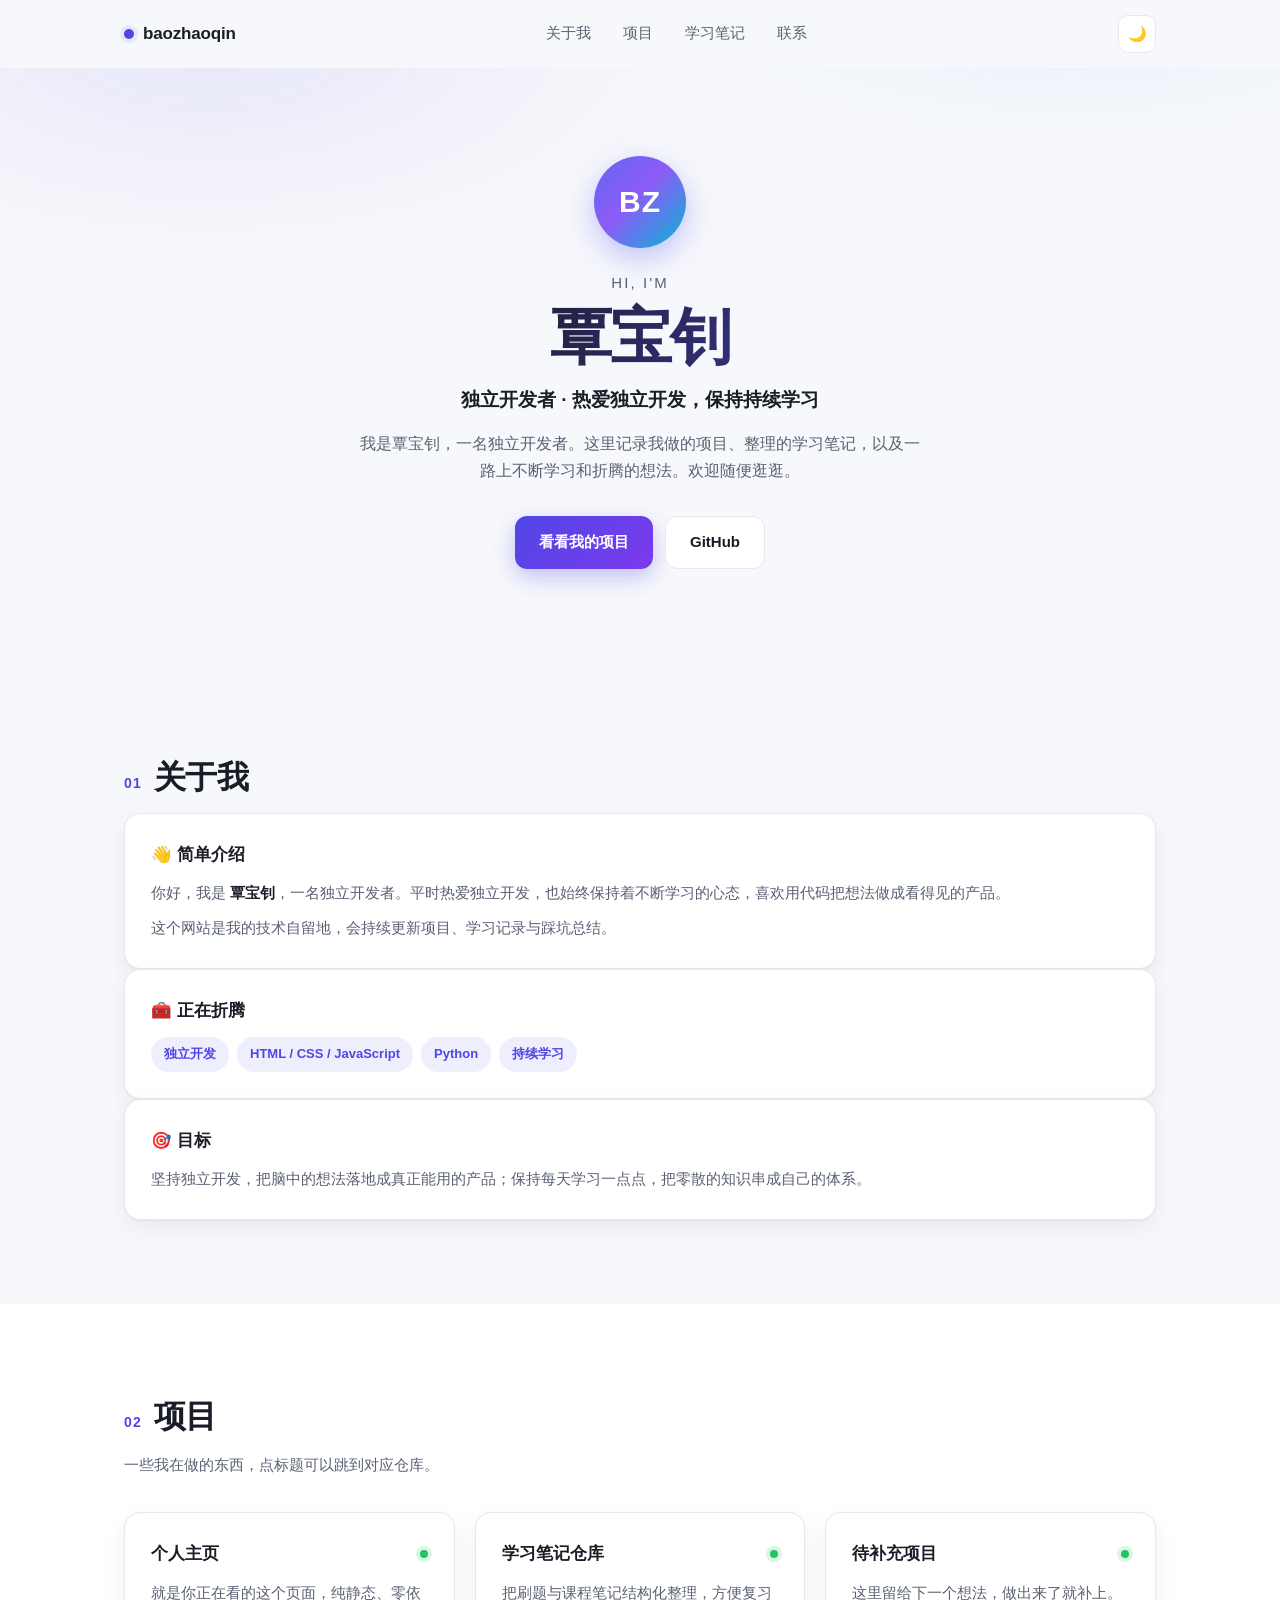
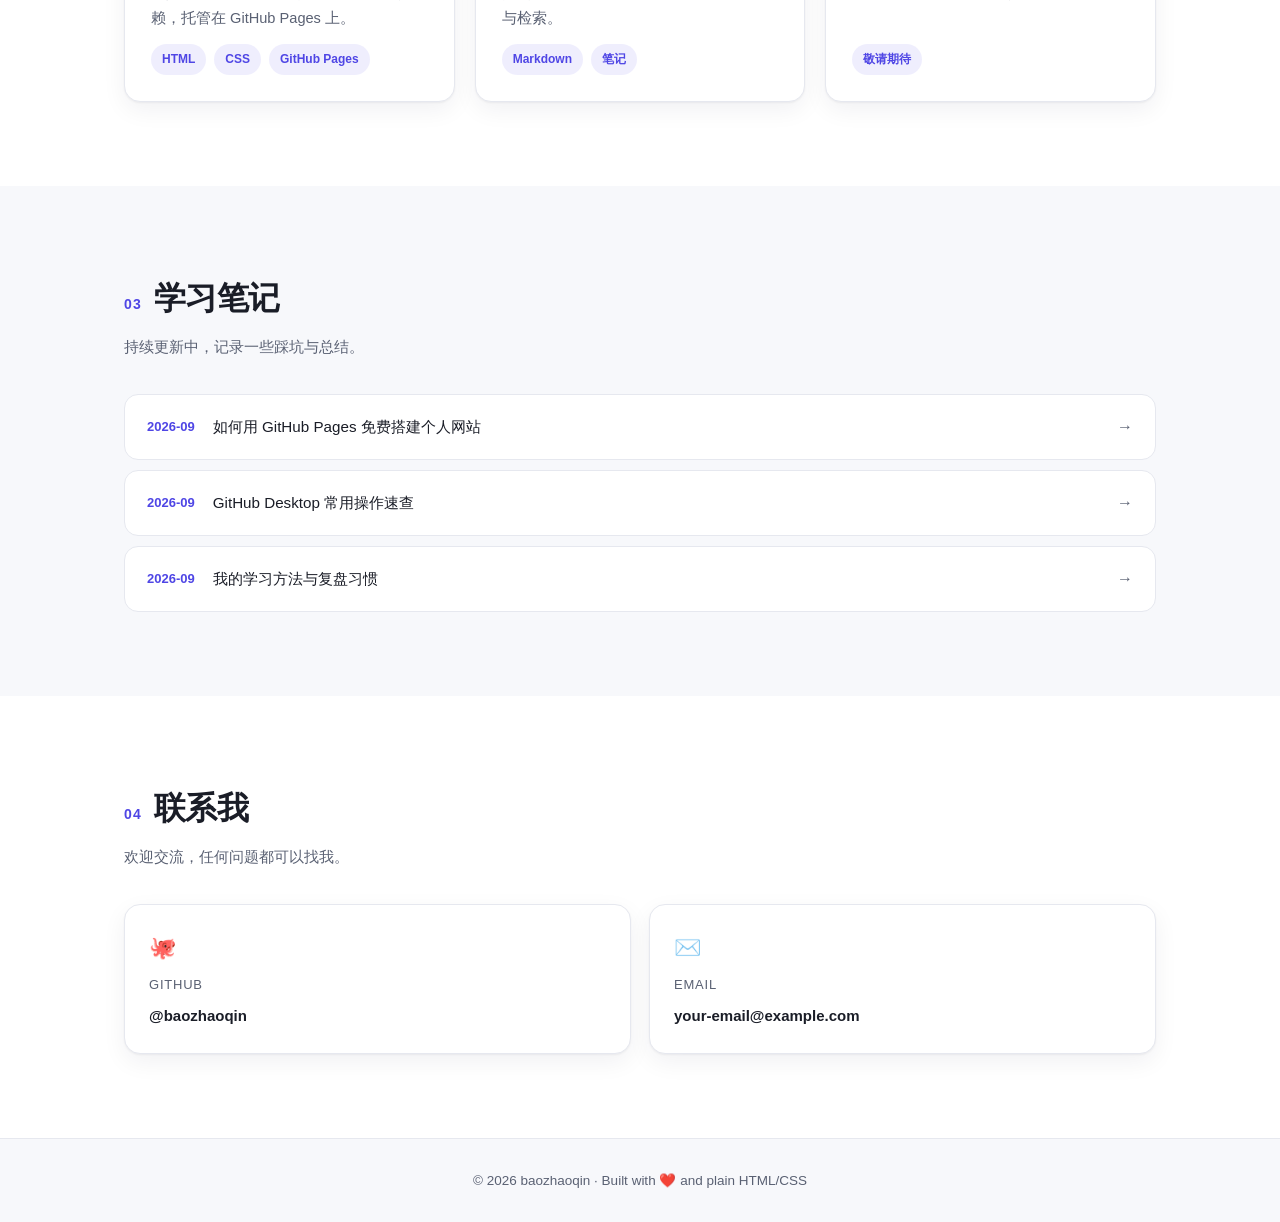
<file: index.html>
<!DOCTYPE html>
<html lang="zh-CN">
<head>
  <meta charset="UTF-8" />
  <meta name="viewport" content="width=device-width, initial-scale=1.0" />
  <title>baozhaoqin · Personal Homepage</title>
  <meta name="description" content="覃宝钊 的个人主页 —— 独立开发者，记录项目、学习笔记与联系方式。" />
  <meta name="author" content="覃宝钊" />

  <!-- 样式按层引入：变量 → 基础 → 布局 → 组件 -->
  <link rel="stylesheet" href="assets/css/tokens.css" />
  <link rel="stylesheet" href="assets/css/base.css" />
  <link rel="stylesheet" href="assets/css/layout.css" />
  <link rel="stylesheet" href="assets/css/components.css" />

  <link rel="icon" href="data:image/svg+xml;charset=utf-8,%3Csvg xmlns='http://www.w3.org/2000/svg' viewBox='0 0 100 100'%3E%3Ctext y='.9em' font-size='90'%3E%F0%9F%8C%B1%3C/text%3E%3C/svg%3E" />
</head>
<body>
<header class="nav" id="nav">
  <div class="nav-inner">
    <a class="brand" href="#top">
      <span class="brand-dot"></span>baozhaoqin
    </a>

    <nav class="nav-links" id="navLinks">

      <a href="#about">关于我</a>

      <a href="#projects">项目</a>

      <a href="#notes">学习笔记</a>

      <a href="#contact">联系</a>

    </nav>

    <div class="nav-actions">
      <button class="theme-btn" id="themeBtn" type="button" aria-label="切换主题">
        <span id="themeIcon">🌙</span>
      </button>
      <button class="menu-btn" id="menuBtn" type="button" aria-label="菜单">
        <span></span><span></span><span></span>
      </button>
    </div>
  </div>
</header>

<main id="top">
<section class="hero">
  <div class="hero-bg" aria-hidden="true"></div>
  <div class="wrap hero-inner">
    <div class="avatar">BZ</div>
    <p class="hero-hello">Hi, I'm</p>
    <h1 class="hero-name">覃宝钊</h1>
    <p class="hero-tagline">独立开发者 · 热爱独立开发，保持持续学习</p>
    <p class="hero-desc">我是覃宝钊，一名独立开发者。这里记录我做的项目、整理的学习笔记，以及一路上不断学习和折腾的想法。欢迎随便逛逛。</p>
    <div class="hero-btns">

      <a class="btn btn-primary" href="#projects">看看我的项目</a>

      <a class="btn btn-ghost" href="https://github.com/baozhaoqin" target="_blank" rel="noopener">GitHub</a>

    </div>
  </div>
</section>
<section class="section" id="about">
  <div class="wrap">
    <h2 class="section-title"><span class="num">01</span>关于我</h2>
    <div class="about-grid">

      <div class="card">
        <h3>👋 简单介绍</h3>

        <p>你好，我是 <strong>覃宝钊</strong>，一名独立开发者。平时热爱独立开发，也始终保持着不断学习的心态，喜欢用代码把想法做成看得见的产品。</p>

        <p>这个网站是我的技术自留地，会持续更新项目、学习记录与踩坑总结。</p>

      </div>

      <div class="card">
        <h3>🧰 正在折腾</h3>

        <ul class="tag-list">

          <li>独立开发</li>

          <li>HTML / CSS / JavaScript</li>

          <li>Python</li>

          <li>持续学习</li>

        </ul>

      </div>

      <div class="card">
        <h3>🎯 目标</h3>

        <p>坚持独立开发，把脑中的想法落地成真正能用的产品；保持每天学习一点点，把零散的知识串成自己的体系。</p>

      </div>

    </div>
  </div>
</section>
<section class="section section-alt" id="projects">
  <div class="wrap">
    <h2 class="section-title"><span class="num">02</span>项目</h2>
    <p class="section-sub">一些我在做的东西，点标题可以跳到对应仓库。</p>

    <div class="project-grid">

      <article class="project-card">
        <div class="project-head">
          <h3><a href="https://github.com/baozhaoqin" target="_blank" rel="noopener">个人主页</a></h3>
          <span class="dot"></span>
        </div>
        <p>就是你正在看的这个页面，纯静态、零依赖，托管在 GitHub Pages 上。</p>
        <ul class="tag-list small">

          <li>HTML</li>

          <li>CSS</li>

          <li>GitHub Pages</li>

        </ul>
      </article>

      <article class="project-card">
        <div class="project-head">
          <h3><a href="https://github.com/baozhaoqin" target="_blank" rel="noopener">学习笔记仓库</a></h3>
          <span class="dot"></span>
        </div>
        <p>把刷题与课程笔记结构化整理，方便复习与检索。</p>
        <ul class="tag-list small">

          <li>Markdown</li>

          <li>笔记</li>

        </ul>
      </article>

      <article class="project-card">
        <div class="project-head">
          <h3><a href="https://github.com/baozhaoqin" target="_blank" rel="noopener">待补充项目</a></h3>
          <span class="dot"></span>
        </div>
        <p>这里留给下一个想法，做出来了就补上。</p>
        <ul class="tag-list small">

          <li>敬请期待</li>

        </ul>
      </article>

    </div>
  </div>
</section>
<section class="section" id="notes">
  <div class="wrap">
    <h2 class="section-title"><span class="num">03</span>学习笔记</h2>
    <p class="section-sub">持续更新中，记录一些踩坑与总结。</p>

    <ul class="note-list">

      <li>
        <a href="#">
          <span class="note-date">2026-09</span>
          <span class="note-title">如何用 GitHub Pages 免费搭建个人网站</span>
          <span class="note-arrow">→</span>
        </a>
      </li>

      <li>
        <a href="#">
          <span class="note-date">2026-09</span>
          <span class="note-title">GitHub Desktop 常用操作速查</span>
          <span class="note-arrow">→</span>
        </a>
      </li>

      <li>
        <a href="#">
          <span class="note-date">2026-09</span>
          <span class="note-title">我的学习方法与复盘习惯</span>
          <span class="note-arrow">→</span>
        </a>
      </li>

    </ul>
  </div>
</section>
<section class="section section-alt" id="contact">
  <div class="wrap">
    <h2 class="section-title"><span class="num">04</span>联系我</h2>
    <p class="section-sub">欢迎交流，任何问题都可以找我。</p>

    <div class="contact-grid">

      <a class="contact-card" href="https://github.com/baozhaoqin" target="_blank" rel="noopener">
        <span class="contact-icon">🐙</span>
        <span class="contact-label">GitHub</span>
        <span class="contact-value">@baozhaoqin</span>
      </a>

      <a class="contact-card" href="mailto:your-email@example.com">
        <span class="contact-icon">✉️</span>
        <span class="contact-label">Email</span>
        <span class="contact-value">your-email@example.com</span>
      </a>

    </div>
  </div>
</section>
</main>

<footer class="footer">
  <p>© <span id="year"></span> baozhaoqin · Built with ❤️ and plain HTML/CSS</p>
</footer>
<script type="module" src="assets/js/main.js"></script>
</body>
</html>
</file>
<file: assets/css/tokens.css>
/* ===========================================================
   tokens.css — 设计变量（颜色 / 阴影 / 圆角 / 尺寸）
   只放「变量」，不放任何选择器样式，方便单独换肤。
   =========================================================== */

:root {
  /* 颜色 */
  --bg: #f7f8fb;
  --bg-alt: #ffffff;
  --text: #1a1d27;
  --text-soft: #5a6173;
  --border: #e6e8ef;
  --card: #ffffff;
  --accent: #4f46e5;
  --accent-soft: rgba(79, 70, 229, 0.09);

  /* 阴影 */
  --shadow: 0 1px 2px rgba(20, 25, 45, 0.05), 0 8px 24px rgba(20, 25, 45, 0.06);
  --shadow-lg: 0 12px 40px rgba(20, 25, 45, 0.12);

  /* 尺寸 */
  --radius: 16px;
  --max: 1080px;
  --nav-h: 68px;
}

/* ---------- 暗色主题（由 assets/js/modules/theme.js 切换） ---------- */
[data-theme="dark"] {
  --bg: #0e1016;
  --bg-alt: #14171f;
  --text: #e9ecf5;
  --text-soft: #9aa3b8;
  --border: #242938;
  --card: #171b25;
  --accent: #8b8cff;
  --accent-soft: rgba(139, 140, 255, 0.14);
  --shadow: 0 1px 2px rgba(0, 0, 0, 0.4), 0 8px 24px rgba(0, 0, 0, 0.35);
  --shadow-lg: 0 12px 40px rgba(0, 0, 0, 0.5);
}
</file>
<file: assets/css/base.css>
/* ===========================================================
   base.css — 重置 / 基础排版 / 通用工具类 / 全局动效偏好
   =========================================================== */

/* ---------- 重置 ---------- */
* { box-sizing: border-box; margin: 0; padding: 0; }

html { scroll-behavior: smooth; }

/* ---------- 基础排版 ---------- */
body {
  font-family: -apple-system, BlinkMacSystemFont, "Segoe UI", "PingFang SC",
               "Hiragino Sans GB", "Microsoft YaHei", "Helvetica Neue", Arial, sans-serif;
  background: var(--bg);
  color: var(--text);
  line-height: 1.75;
  -webkit-font-smoothing: antialiased;
  transition: background .3s ease, color .3s ease;
}

a { color: inherit; text-decoration: none; }
img { max-width: 100%; display: block; }
ul { list-style: none; }

/* ---------- 工具类 ---------- */
.wrap {
  width: 100%;
  max-width: var(--max);
  margin: 0 auto;
  padding: 0 24px;
}

/* ---------- 尊重系统「减少动态效果」设置 ---------- */
@media (prefers-reduced-motion: reduce) {
  html { scroll-behavior: auto; }
  .reveal { opacity: 1; transform: none; transition: none; }
  * { animation: none !important; }
}
</file>
<file: assets/css/layout.css>
/* ===========================================================
   layout.css — 页面骨架：导航 / 首屏 / 区块 / 页脚 / 响应式断点
   =========================================================== */

/* ---------- 导航 ---------- */
.nav {
  position: sticky;
  top: 0;
  z-index: 100;
  height: var(--nav-h);
  display: flex;
  align-items: center;
  background: color-mix(in srgb, var(--bg) 82%, transparent);
  backdrop-filter: saturate(180%) blur(14px);
  -webkit-backdrop-filter: saturate(180%) blur(14px);
  border-bottom: 1px solid transparent;
  transition: border-color .25s ease, box-shadow .25s ease;
}
.nav.scrolled {
  border-bottom-color: var(--border);
  box-shadow: 0 2px 16px rgba(20, 25, 45, .06);
}

.nav-inner {
  width: 100%;
  max-width: var(--max);
  margin: 0 auto;
  padding: 0 24px;
  display: flex;
  align-items: center;
  justify-content: space-between;
  gap: 20px;
}

.nav-links { display: flex; gap: 4px; }
.nav-links a {
  padding: 8px 14px;
  border-radius: 10px;
  font-size: 14.5px;
  color: var(--text-soft);
  transition: color .2s ease, background .2s ease;
}
.nav-links a:hover { color: var(--text); background: var(--accent-soft); }

.nav-actions { display: flex; align-items: center; gap: 8px; }

/* ---------- 首屏 ---------- */
.hero {
  position: relative;
  padding: 88px 0 96px;
  overflow: hidden;
}
.hero-bg {
  position: absolute;
  inset: -40% -10% auto -10%;
  height: 620px;
  background:
    radial-gradient(46% 52% at 22% 34%, var(--accent-soft) 0%, transparent 68%),
    radial-gradient(40% 46% at 78% 18%, rgba(56, 189, 248, .14) 0%, transparent 70%);
  filter: blur(6px);
  pointer-events: none;
}
.hero-inner { position: relative; text-align: center; }

.hero-hello {
  color: var(--text-soft);
  font-size: 15px;
  letter-spacing: .14em;
  text-transform: uppercase;
}
.hero-name {
  font-size: clamp(38px, 7vw, 62px);
  line-height: 1.14;
  letter-spacing: -0.03em;
  margin: 6px 0 10px;
  background: linear-gradient(120deg, var(--text) 30%, var(--accent));
  -webkit-background-clip: text;
  background-clip: text;
  -webkit-text-fill-color: transparent;
}
.hero-tagline {
  font-size: clamp(16px, 2.2vw, 19px);
  font-weight: 600;
  margin-bottom: 14px;
}
.hero-desc {
  max-width: 560px;
  margin: 0 auto;
  color: var(--text-soft);
  font-size: 15.5px;
}
.hero-btns {
  margin-top: 32px;
  display: flex;
  gap: 12px;
  justify-content: center;
  flex-wrap: wrap;
}

/* ---------- 区块通用 ---------- */
.section { padding: 84px 0; }
.section-alt { background: var(--bg-alt); }

.section-title {
  display: flex;
  align-items: baseline;
  gap: 12px;
  font-size: clamp(24px, 3.6vw, 32px);
  letter-spacing: -0.02em;
  margin-bottom: 8px;
}
.section-title .num {
  font-size: 14px;
  font-weight: 700;
  color: var(--accent);
  font-variant-numeric: tabular-nums;
  letter-spacing: .08em;
}
.section-sub {
  color: var(--text-soft);
  font-size: 15px;
  margin-bottom: 34px;
}

/* ---------- 页脚 ---------- */
.footer {
  border-top: 1px solid var(--border);
  padding: 30px 24px;
  text-align: center;
  color: var(--text-soft);
  font-size: 13.5px;
}

/* ---------- 响应式（骨架部分） ---------- */
@media (max-width: 760px) {
  :root { --nav-h: 60px; }

  .menu-btn { display: flex; }

  .nav-links {
    position: absolute;
    top: var(--nav-h);
    left: 0; right: 0;
    flex-direction: column;
    gap: 2px;
    padding: 12px 16px 18px;
    background: var(--bg-alt);
    border-bottom: 1px solid var(--border);
    box-shadow: var(--shadow);
    display: none;
  }
  .nav-links.open { display: flex; }
  .nav-links a { padding: 12px 14px; font-size: 15px; }

  .hero { padding: 56px 0 68px; }
  .section { padding: 62px 0; }
  .wrap { padding: 0 18px; }
  .nav-inner { padding: 0 18px; }
}
</file>
<file: assets/css/components.css>
/* ===========================================================
   components.css — 可复用组件：按钮 / 卡片 / 标签 / 项目卡 /
   笔记列表 / 联系卡 / 头像 / 滚动淡入
   =========================================================== */

/* ---------- 按钮 ---------- */
.btn {
  display: inline-flex;
  align-items: center;
  gap: 8px;
  padding: 12px 24px;
  border-radius: 12px;
  font-size: 15px;
  font-weight: 600;
  transition: transform .18s ease, box-shadow .25s ease, background .2s ease;
}
.btn-primary {
  color: #fff;
  background: linear-gradient(135deg, #4f46e5, #7c3aed);
  box-shadow: 0 8px 22px rgba(79, 70, 229, .32);
}
.btn-primary:hover { transform: translateY(-2px); box-shadow: 0 12px 30px rgba(79, 70, 229, .42); }
.btn-ghost {
  border: 1px solid var(--border);
  background: var(--card);
  color: var(--text);
}
.btn-ghost:hover { transform: translateY(-2px); border-color: var(--accent); }

/* 主题 / 菜单按钮 */
.theme-btn,
.menu-btn {
  width: 38px; height: 38px;
  border: 1px solid var(--border);
  background: var(--card);
  color: var(--text);
  border-radius: 10px;
  cursor: pointer;
  font-size: 15px;
  display: grid;
  place-items: center;
  transition: transform .18s ease, border-color .2s ease;
}
.theme-btn:hover, .menu-btn:hover { transform: translateY(-1px); border-color: var(--accent); }

.menu-btn { display: none; flex-direction: column; gap: 4px; }
.menu-btn span {
  width: 16px; height: 2px;
  background: var(--text);
  border-radius: 2px;
  transition: .2s ease;
}

/* ---------- 品牌标识 ---------- */
.brand {
  display: flex;
  align-items: center;
  gap: 9px;
  font-weight: 700;
  font-size: 17px;
  letter-spacing: -0.01em;
}
.brand-dot {
  width: 10px; height: 10px;
  border-radius: 50%;
  background: var(--accent);
  box-shadow: 0 0 0 4px var(--accent-soft);
}

/* ---------- 头像 ---------- */
.avatar {
  width: 92px; height: 92px;
  margin: 0 auto 22px;
  border-radius: 50%;
  display: grid;
  place-items: center;
  font-size: 30px;
  font-weight: 700;
  letter-spacing: 1px;
  color: #fff;
  background: linear-gradient(135deg, #6366f1, #8b5cf6 45%, #06b6d4);
  box-shadow: 0 10px 30px rgba(99, 102, 241, .38);
}

/* ---------- 通用卡片 ---------- */
.card {
  background: var(--card);
  border: 1px solid var(--border);
  border-radius: var(--radius);
  padding: 26px;
  box-shadow: var(--shadow);
  transition: transform .25s ease, box-shadow .25s ease, border-color .25s ease;
}
.card:hover {
  transform: translateY(-4px);
  box-shadow: var(--shadow-lg);
  border-color: color-mix(in srgb, var(--accent) 40%, var(--border));
}
.card h3 { font-size: 16.5px; margin-bottom: 12px; }
.card p { color: var(--text-soft); font-size: 14.8px; }
.card p + p { margin-top: 10px; }
.card strong { color: var(--text); }

/* ---------- 标签 ---------- */
.tag-list { display: flex; flex-wrap: wrap; gap: 8px; }
.tag-list li {
  font-size: 13px;
  padding: 5px 12px;
  border-radius: 999px;
  background: var(--accent-soft);
  color: var(--accent);
  font-weight: 600;
  border: 1px solid transparent;
}
.tag-list.small li { font-size: 12px; padding: 4px 10px; }

/* ---------- 项目卡 ---------- */
.project-grid {
  display: grid;
  grid-template-columns: repeat(auto-fit, minmax(280px, 1fr));
  gap: 20px;
}
.project-card {
  background: var(--card);
  border: 1px solid var(--border);
  border-radius: var(--radius);
  padding: 26px;
  box-shadow: var(--shadow);
  display: flex;
  flex-direction: column;
  gap: 12px;
  transition: transform .25s ease, box-shadow .25s ease, border-color .25s ease;
}
.project-card:hover {
  transform: translateY(-4px);
  box-shadow: var(--shadow-lg);
  border-color: color-mix(in srgb, var(--accent) 40%, var(--border));
}
.project-head {
  display: flex;
  align-items: center;
  justify-content: space-between;
  gap: 10px;
}
.project-head h3 { font-size: 17px; }
.project-head h3 a { transition: color .2s ease; }
.project-head h3 a:hover { color: var(--accent); }
.project-head .dot {
  width: 8px; height: 8px;
  border-radius: 50%;
  background: #22c55e;
  box-shadow: 0 0 0 4px rgba(34, 197, 94, .16);
  flex: 0 0 auto;
}
.project-card p { color: var(--text-soft); font-size: 14.6px; flex: 1; }

/* ---------- 笔记列表 ---------- */
.note-list { display: flex; flex-direction: column; gap: 10px; margin-top: 30px; }
.note-list a {
  display: flex;
  align-items: center;
  gap: 18px;
  padding: 18px 22px;
  background: var(--card);
  border: 1px solid var(--border);
  border-radius: 14px;
  transition: transform .22s ease, border-color .22s ease, box-shadow .22s ease;
}
.note-list a:hover {
  transform: translateX(6px);
  border-color: var(--accent);
  box-shadow: var(--shadow);
}
.note-date {
  font-size: 13px;
  color: var(--accent);
  font-weight: 700;
  font-variant-numeric: tabular-nums;
  flex: 0 0 auto;
}
.note-title { flex: 1; font-size: 15.2px; }
.note-arrow { color: var(--text-soft); transition: transform .22s ease; }
.note-list a:hover .note-arrow { transform: translateX(4px); color: var(--accent); }

/* ---------- 联系卡 ---------- */
.contact-grid {
  display: grid;
  grid-template-columns: repeat(auto-fit, minmax(220px, 1fr));
  gap: 18px;
  margin-top: 30px;
}
.contact-card {
  background: var(--card);
  border: 1px solid var(--border);
  border-radius: var(--radius);
  padding: 24px;
  display: flex;
  flex-direction: column;
  gap: 6px;
  box-shadow: var(--shadow);
  transition: transform .25s ease, box-shadow .25s ease, border-color .25s ease;
}
.contact-card:hover {
  transform: translateY(-4px);
  box-shadow: var(--shadow-lg);
  border-color: var(--accent);
}
.contact-icon { font-size: 22px; }
.contact-label { font-size: 13px; color: var(--text-soft); letter-spacing: .06em; text-transform: uppercase; }
.contact-value { font-weight: 600; font-size: 15px; word-break: break-all; }

/* ---------- 滚动淡入（由 reveal.js 添加 visible） ---------- */
.reveal {
  opacity: 0;
  transform: translateY(18px);
  transition: opacity .6s cubic-bezier(.22,.61,.36,1), transform .6s cubic-bezier(.22,.61,.36,1);
}
.reveal.visible { opacity: 1; transform: none; }

/* ---------- 响应式（组件部分） ---------- */
@media (max-width: 760px) {
  .note-list a { gap: 12px; padding: 16px 16px; }
  .note-title { font-size: 14.6px; }
}
</file>
